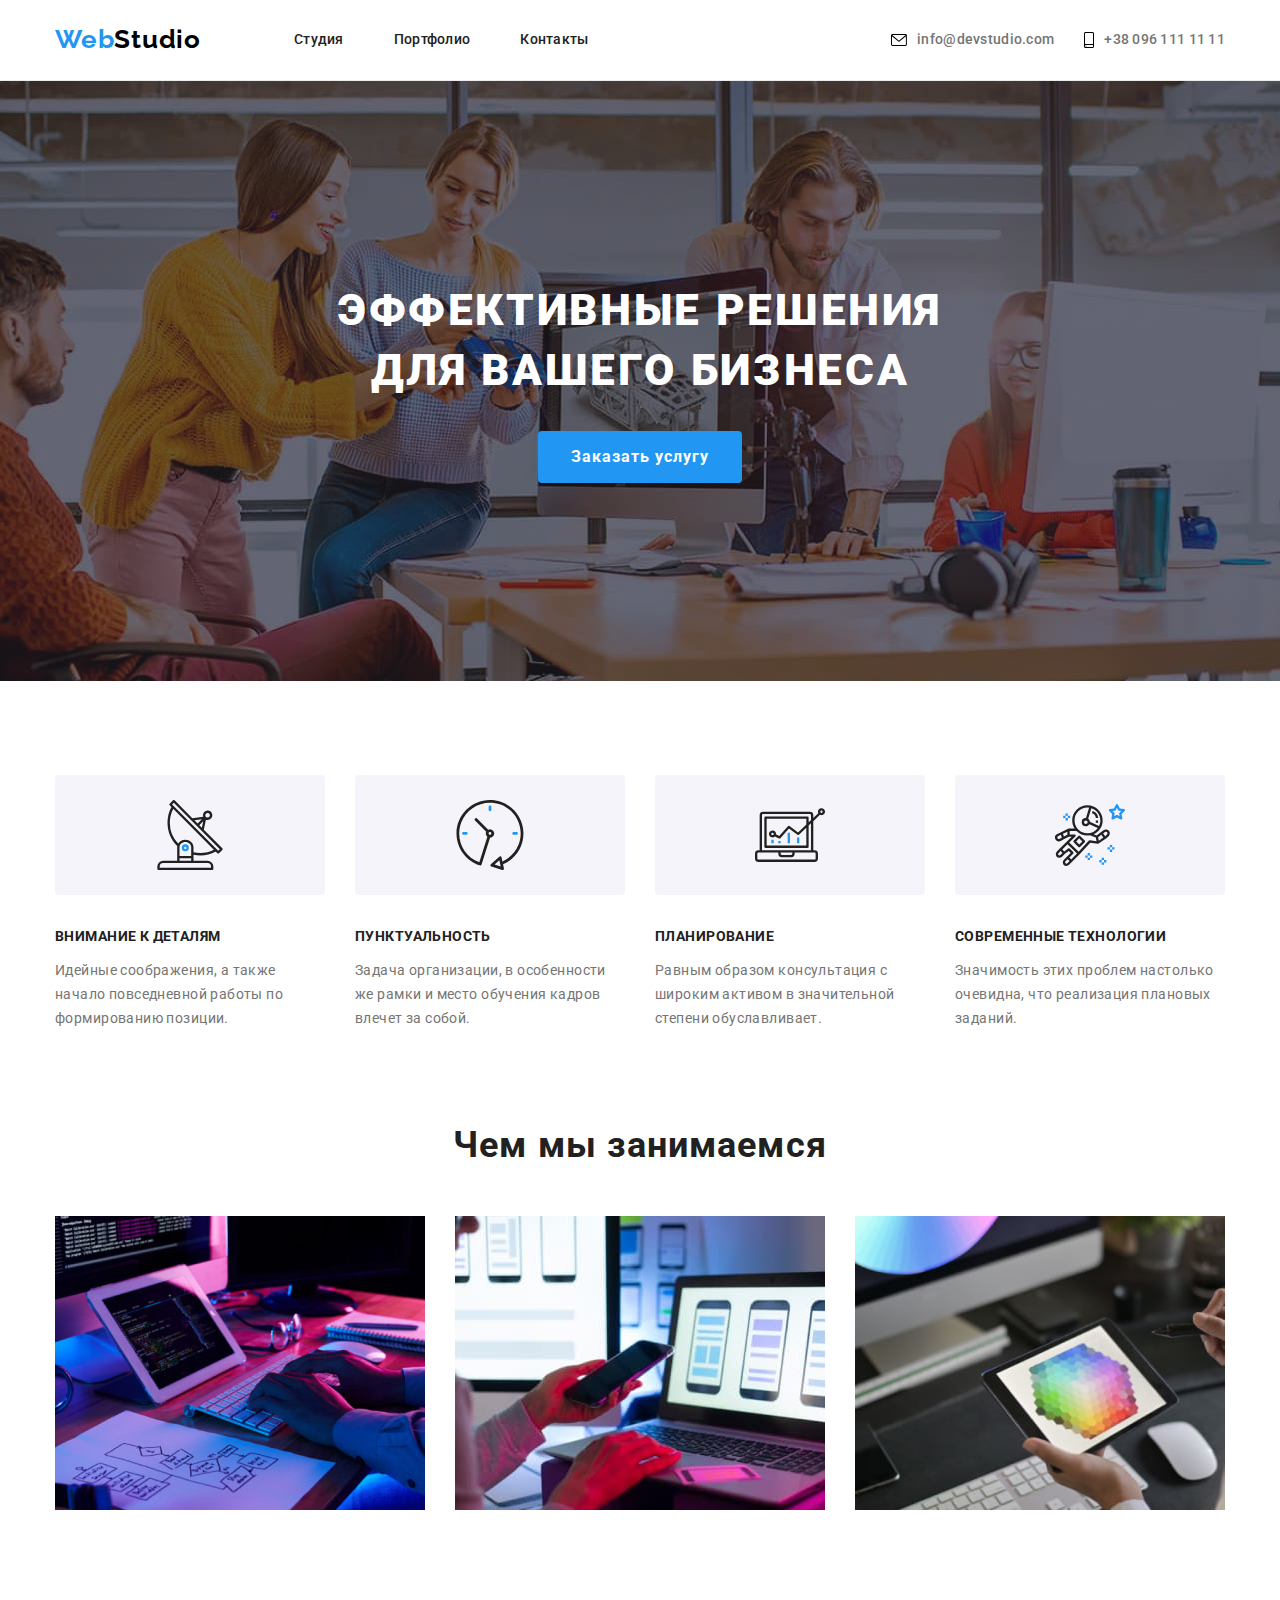
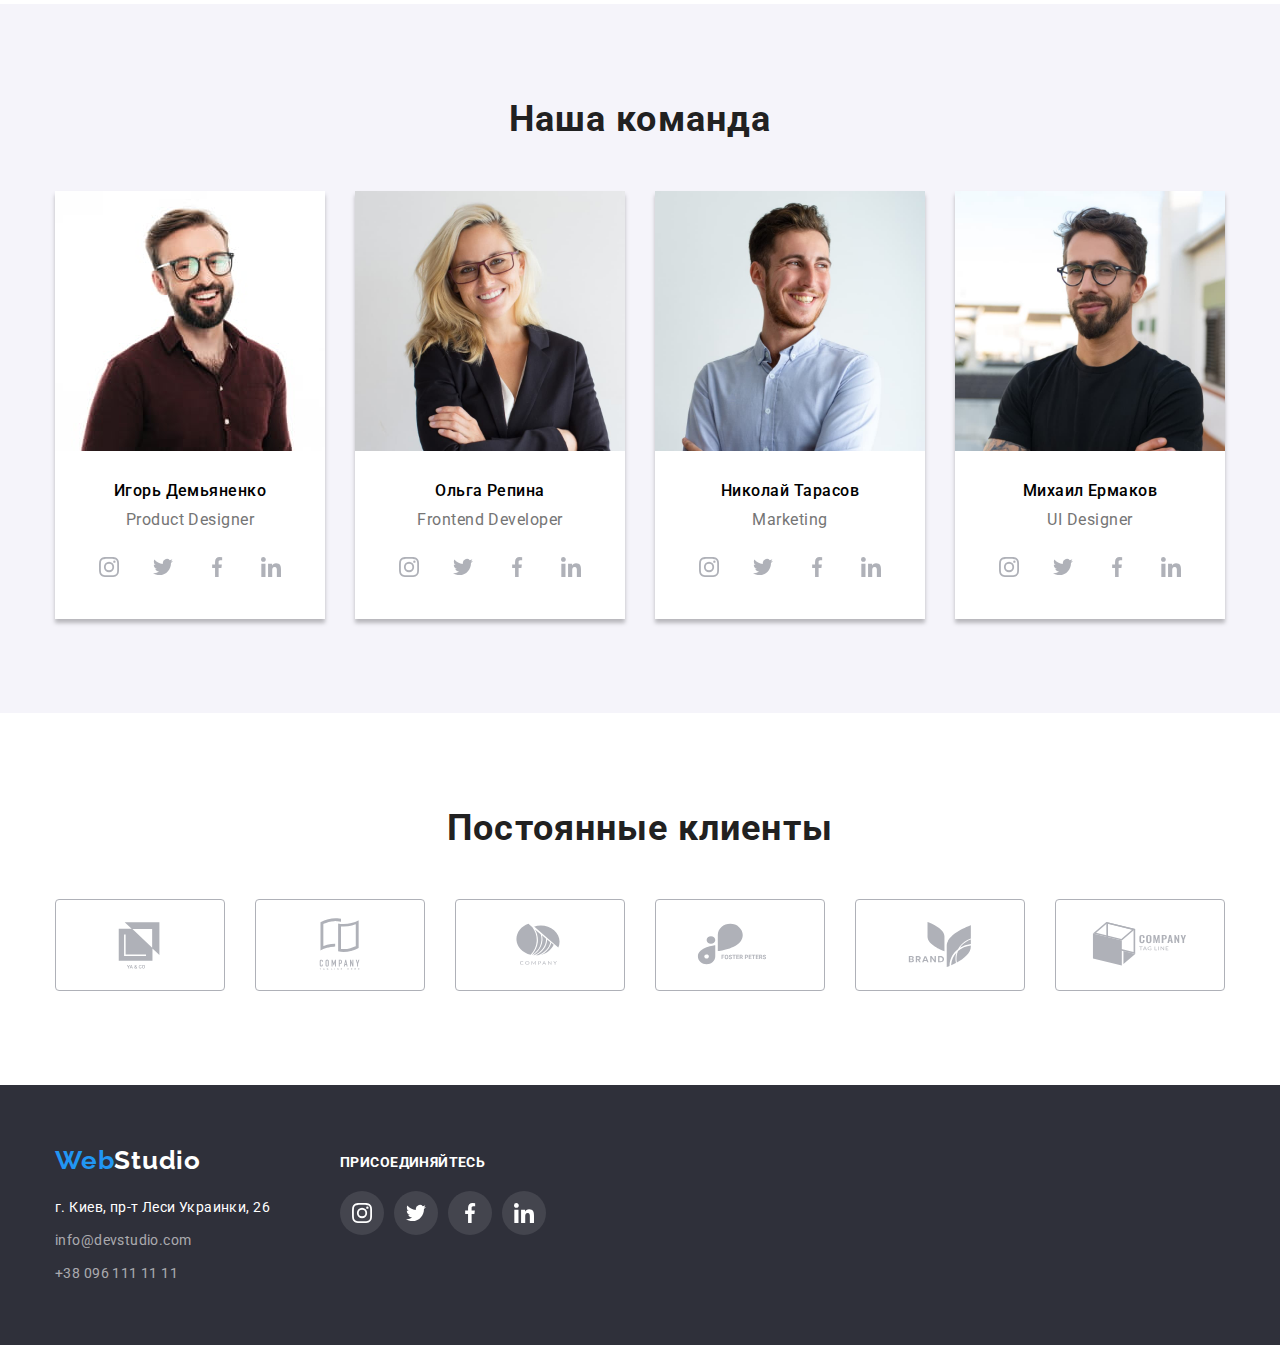
<file: index.html>
<!DOCTYPE html>
<html lang="ru">
  <head>
    <meta charset="UTF-8" />
    <meta http-equiv="X-UA-Compatible" content="IE=edge" />
    <meta name="viewport" content="width=device-width, initial-scale=1.0" />
    <title>Студия</title>
    <link rel="preconnect" href="https://fonts.gstatic.com" />
    <link
      rel="stylesheet"
      href="https://fonts.googleapis.com/css2?family=Raleway:wght@700&family=Roboto:wght@400;500;700;900&display=swap"
    />
    <link
      rel="stylesheet"
      href="https://cdnjs.cloudflare.com/ajax/libs/modern-normalize/1.0.0/modern-normalize.min.css"
    />
    <link rel="stylesheet" href="./css/styles.css" />
  </head>
  <body>
    <!-- Шапка сайта -->
    <header class="topline-border">
      <div class="container topline-nav">
        <nav class="site-nav topline-nav">
          <a href="./index.html" class="link logo top-logo"
            >Web<span class="black-part">Studio</span></a
          >
          <ul class="site-nav list">
            <li class="item">
              <a href="./index.html" class="link top-nav">Студия</a>
            </li>
            <li class="item">
              <a href="./portfolio.html" class="link top-nav">Портфолио</a>
            </li>
            <li class="item">
              <a href="" class="link top-nav">Контакты</a>
            </li>
          </ul>
        </nav>
        <ul class="list contact">
          <li class="item">
            <a href="mailto:info@devstudio.com" class="link top-nav contacts">
              <svg class="icon-mail">
                <use href="./images/icons.svg#envelope"></use>
              </svg>

              info@devstudio.com</a
            >
          </li>
          <li class="item">
            <a href="tel:+380961111111" class="link top-nav contacts">
              <svg class="icon-phone">
                <use href="./images/icons.svg#smartphone"></use>
              </svg>
              +38 096 111 11 11</a
            >
          </li>
        </ul>
      </div>
    </header>
    <!-- Main контент -->
    <main>
      <!-- Секция Герой  -->
      <section class="hero">
        <div class="hero-content">
          <h1 class="hero-title">Эффективные решения для вашего бизнеса</h1>
          <button type="button" class="hero-button">Заказать услугу</button>
        </div>
      </section>
      <!-- Секция Особенности -->
      <section class="section">
        <div class="container">
          <h2 class="title-invisible">Особенности</h2>
          <ul class="list features-list">
            <li class="features-item">
              <div class="features-thumb">
                <svg class="features-icons">
                  <use href="./images/icons.svg#antena"></use>
                </svg>
              </div>
              <h3 class="features-title">Внимание к деталям</h3>
              <p class="features-text">
                Идейные соображения, а также начало повседневной работы по
                формированию позиции.
              </p>
            </li>
            <li class="features-item">
              <div class="features-thumb">
                <svg class="features-icons">
                  <use href="./images/icons.svg#clock"></use>
                </svg>
              </div>
              <h3 class="features-title">Пунктуальность</h3>
              <p class="features-text">
                Задача организации, в особенности же рамки и место обучения
                кадров влечет за собой.
              </p>
            </li>
            <li class="features-item">
              <div class="features-thumb">
                <svg class="features-icons">
                  <use href="./images/icons.svg#diagram"></use>
                </svg>
              </div>
              <h3 class="features-title">Планирование</h3>
              <p class="features-text">
                Равным образом консультация с широким активом в значительной
                степени обуславливает.
              </p>
            </li>
            <li class="features-item">
              <div class="features-thumb">
                <svg class="features-icons">
                  <use href="./images/icons.svg#astronaut"></use>
                </svg>
              </div>
              <h3 class="features-title">Современные технологии</h3>
              <p class="features-text">
                Значимость этих проблем настолько очевидна, что реализация
                плановых заданий.
              </p>
            </li>
          </ul>
        </div>
      </section>
      <!-- Секция Чем мы занимаемся -->
      <section class="section work">
        <div class="container">
          <h2 class="work-title">Чем мы занимаемся</h2>
          <ul class="list work-list">
            <li class="work-item">
              <a href="/">
                <img
                  src="./images/pc.jpg"
                  class="work-image"
                  width="370"
                  alt="Работа на ПК"
                />
              </a>
            </li>
            <li class="work-item">
              <a href="/">
                <img
                  src="./images/laptop.jpg"
                  class="work-image"
                  width="370"
                  alt="Работа на ЛапТопе"
                />
              </a>
            </li>
            <li class="work-item">
              <a href="/">
                <img
                  src="./images/tablet.jpg"
                  class="work-image"
                  width="370"
                  alt="Работа на Планшете"
                />
              </a>
            </li>
          </ul>
        </div>
      </section>
      <!-- Секция Наша команда -->
      <section class="section team">
        <div class="container">
          <h2 class="team-title">Наша команда</h2>
          <ul class="list team-list">
            <li class="team-item">
              <img
                class="team-photo"
                src="./images/igor.jpg"
                width="270"
                alt="Игорь Демьяненко"
              />
              <div class="team-description">
                <h3 class="team-name">Игорь Демьяненко</h3>
                <p class="team-position">Product Designer</p>
                <div class="social">
                  <ul class="list socialnet-list">
                    <li class="social-item">
                      <a href="" class="icon-social">
                        <svg class="icon-insta">
                          <use href="./images/icons.svg#instagram"></use>
                        </svg>
                      </a>
                    </li>
                    <li class="social-item">
                      <a href="" class="icon-social">
                        <svg class="icon-twitt">
                          <use href="./images/icons.svg#twitter"></use>
                        </svg>
                      </a>
                    </li>
                    <li class="social-item">
                      <a href="" class="icon-social">
                        <svg class="icon-fb">
                          <use href="./images/icons.svg#facebook"></use>
                        </svg>
                      </a>
                    </li>
                    <li class="social-item">
                      <a href="" class="icon-social">
                        <svg class="icon-ln">
                          <use href="./images/icons.svg#linkedin"></use>
                        </svg>
                      </a>
                    </li>
                  </ul>
                </div>
              </div>
            </li>
            <li class="team-item">
              <img
                class="team-photo"
                src="./images/olga.jpg"
                width="270"
                alt="Ольга Репина"
              />
              <div class="team-description">
                <h3 class="team-name">Ольга Репина</h3>
                <p class="team-position">Frontend Developer</p>
                <div class="social">
                  <ul class="list socialnet-list">
                    <li class="social-item">
                      <a href="" class="icon-social">
                        <svg class="icon-insta">
                          <use href="./images/icons.svg#instagram"></use>
                        </svg>
                      </a>
                    </li>
                    <li class="social-item">
                      <a href="" class="icon-social">
                        <svg class="icon-twitt">
                          <use href="./images/icons.svg#twitter"></use>
                        </svg>
                      </a>
                    </li>
                    <li class="social-item">
                      <a href="" class="icon-social">
                        <svg class="icon-fb">
                          <use href="./images/icons.svg#facebook"></use>
                        </svg>
                      </a>
                    </li>
                    <li class="social-item">
                      <a href="" class="icon-social">
                        <svg class="icon-ln">
                          <use href="./images/icons.svg#linkedin"></use>
                        </svg>
                      </a>
                    </li>
                  </ul>
                </div>
              </div>
            </li>
            <li class="team-item">
              <img
                class="team-photo"
                src="./images/nike.jpg"
                width="270"
                alt="Николай Тарасов"
              />
              <div class="team-description">
                <h3 class="team-name">Николай Тарасов</h3>
                <p class="team-position">Marketing</p>
                <div class="social">
                  <ul class="list socialnet-list">
                    <li class="social-item">
                      <a href="" class="icon-social">
                        <svg class="icon-insta">
                          <use href="./images/icons.svg#instagram"></use>
                        </svg>
                      </a>
                    </li>
                    <li class="social-item">
                      <a href="" class="icon-social">
                        <svg class="icon-twitt">
                          <use href="./images/icons.svg#twitter"></use>
                        </svg>
                      </a>
                    </li>
                    <li class="social-item">
                      <a href="" class="icon-social">
                        <svg class="icon-fb">
                          <use href="./images/icons.svg#facebook"></use>
                        </svg>
                      </a>
                    </li>
                    <li class="social-item">
                      <a href="" class="icon-social">
                        <svg class="icon-ln">
                          <use href="./images/icons.svg#linkedin"></use>
                        </svg>
                      </a>
                    </li>
                  </ul>
                </div>
              </div>
            </li>
            <li class="team-item">
              <img
                class="team-photo"
                src="./images/mike.jpg"
                width="270"
                alt="Михаил Ермаков"
              />
              <div class="team-description">
                <h3 class="team-name">Михаил Ермаков</h3>
                <p class="team-position">UI Designer</p>

                <div class="social">
                  <ul class="list socialnet-list">
                    <li class="social-item">
                      <a href="" class="icon-social">
                        <svg class="icon-insta">
                          <use href="./images/icons.svg#instagram"></use>
                        </svg>
                      </a>
                    </li>
                    <li class="social-item">
                      <a href="" class="icon-social">
                        <svg class="icon-twitt">
                          <use href="./images/icons.svg#twitter"></use>
                        </svg>
                      </a>
                    </li>
                    <li class="social-item">
                      <a href="" class="icon-social">
                        <svg class="icon-fb">
                          <use href="./images/icons.svg#facebook"></use>
                        </svg>
                      </a>
                    </li>
                    <li class="social-item">
                      <a href="" class="icon-social">
                        <svg class="icon-ln">
                          <use href="./images/icons.svg#linkedin"></use>
                        </svg>
                      </a>
                    </li>
                  </ul>
                </div>
              </div>
            </li>
          </ul>
        </div>
      </section>
      <!-- Секция клиенты -->
      <section class="section">
        <div class="container">
          <h2 class="clients-title">Постоянные клиенты</h2>
          <div class="clients">
            <ul class="list clients-list">
              <li class="clients-item">
                <a href="" class="clients-thumb">
                  <svg class="clients-logo">
                    <use href="./images/icons.svg#ya-go"></use>
                  </svg>
                </a>
              </li>
              <li class="clients-item">
                <a href="" class="clients-thumb">
                  <svg class="clients-logo">
                    <use href="./images/icons.svg#company"></use>
                  </svg>
                </a>
              </li>
              <li class="clients-item">
                <a href="" class="clients-thumb">
                  <svg class="clients-logo">
                    <use href="./images/icons.svg#company-elipse"></use>
                  </svg>
                </a>
              </li>
              <li class="clients-item">
                <a href="" class="clients-thumb">
                  <svg class="clients-logo">
                    <use href="./images/icons.svg#foster-peters"></use>
                  </svg>
                </a>
              </li>
              <li class="clients-item">
                <a href="" class="clients-thumb">
                  <svg class="clients-logo">
                    <use href="./images/icons.svg#brand"></use>
                  </svg>
                </a>
              </li>
              <li class="clients-item">
                <a href="" class="clients-thumb">
                  <svg class="clients-logo">
                    <use href="./images/icons.svg#company-cube"></use>
                  </svg>
                </a>
              </li>
            </ul>
          </div>
        </div>
      </section>
    </main>
    <!-- Футер сайта -->
    <footer class="footer">
      <div class="container footer-content">
        <div class="footer-adress-blok">
          <div class="footer-logo">
            <a href="./index.html" class="link logo"
              >Web<span class="white-part">Studio</span></a
            >
          </div>
          <address class="footer-adress">
            <div>г. Киев, пр-т Леси Украинки, 26</div>
            <div class="footer-mail">
              <a href="mailto:info@devstudio.com" class="link footer-link"
                >info@devstudio.com</a
              >
            </div>
            <a href="tel:+380961111111" class="link footer-link"
              >+38 096 111 11 11</a
            >
          </address>
        </div>
        <div>
          <p class="footer-title-join">присоединяйтесь</p>
          <div class="footer-social">
            <ul class="list footer-socialnet-list">
              <div>
                <ul class="list socialnet-list">
                  <li class="footer-social-item">
                    <a href="" class="footer-icon-social">
                      <svg class="icon-insta">
                        <use href="./images/icons.svg#instagram"></use>
                      </svg>
                    </a>
                  </li>
                  <li class="footer-social-item">
                    <a href="" class="footer-icon-social">
                      <svg class="icon-twitt">
                        <use href="./images/icons.svg#twitter"></use>
                      </svg>
                    </a>
                  </li>
                  <li class="footer-social-item">
                    <a href="" class="footer-icon-social">
                      <svg class="icon-fb">
                        <use href="./images/icons.svg#facebook"></use>
                      </svg>
                    </a>
                  </li>
                  <li class="footer-social-item">
                    <a href="" class="footer-icon-social">
                      <svg class="icon-ln">
                        <use href="./images/icons.svg#linkedin"></use>
                      </svg>
                    </a>
                  </li>
                </ul>
              </div>
            </ul>
          </div>
        </div>
      </div>
    </footer>
  </body>
</html>
</file>
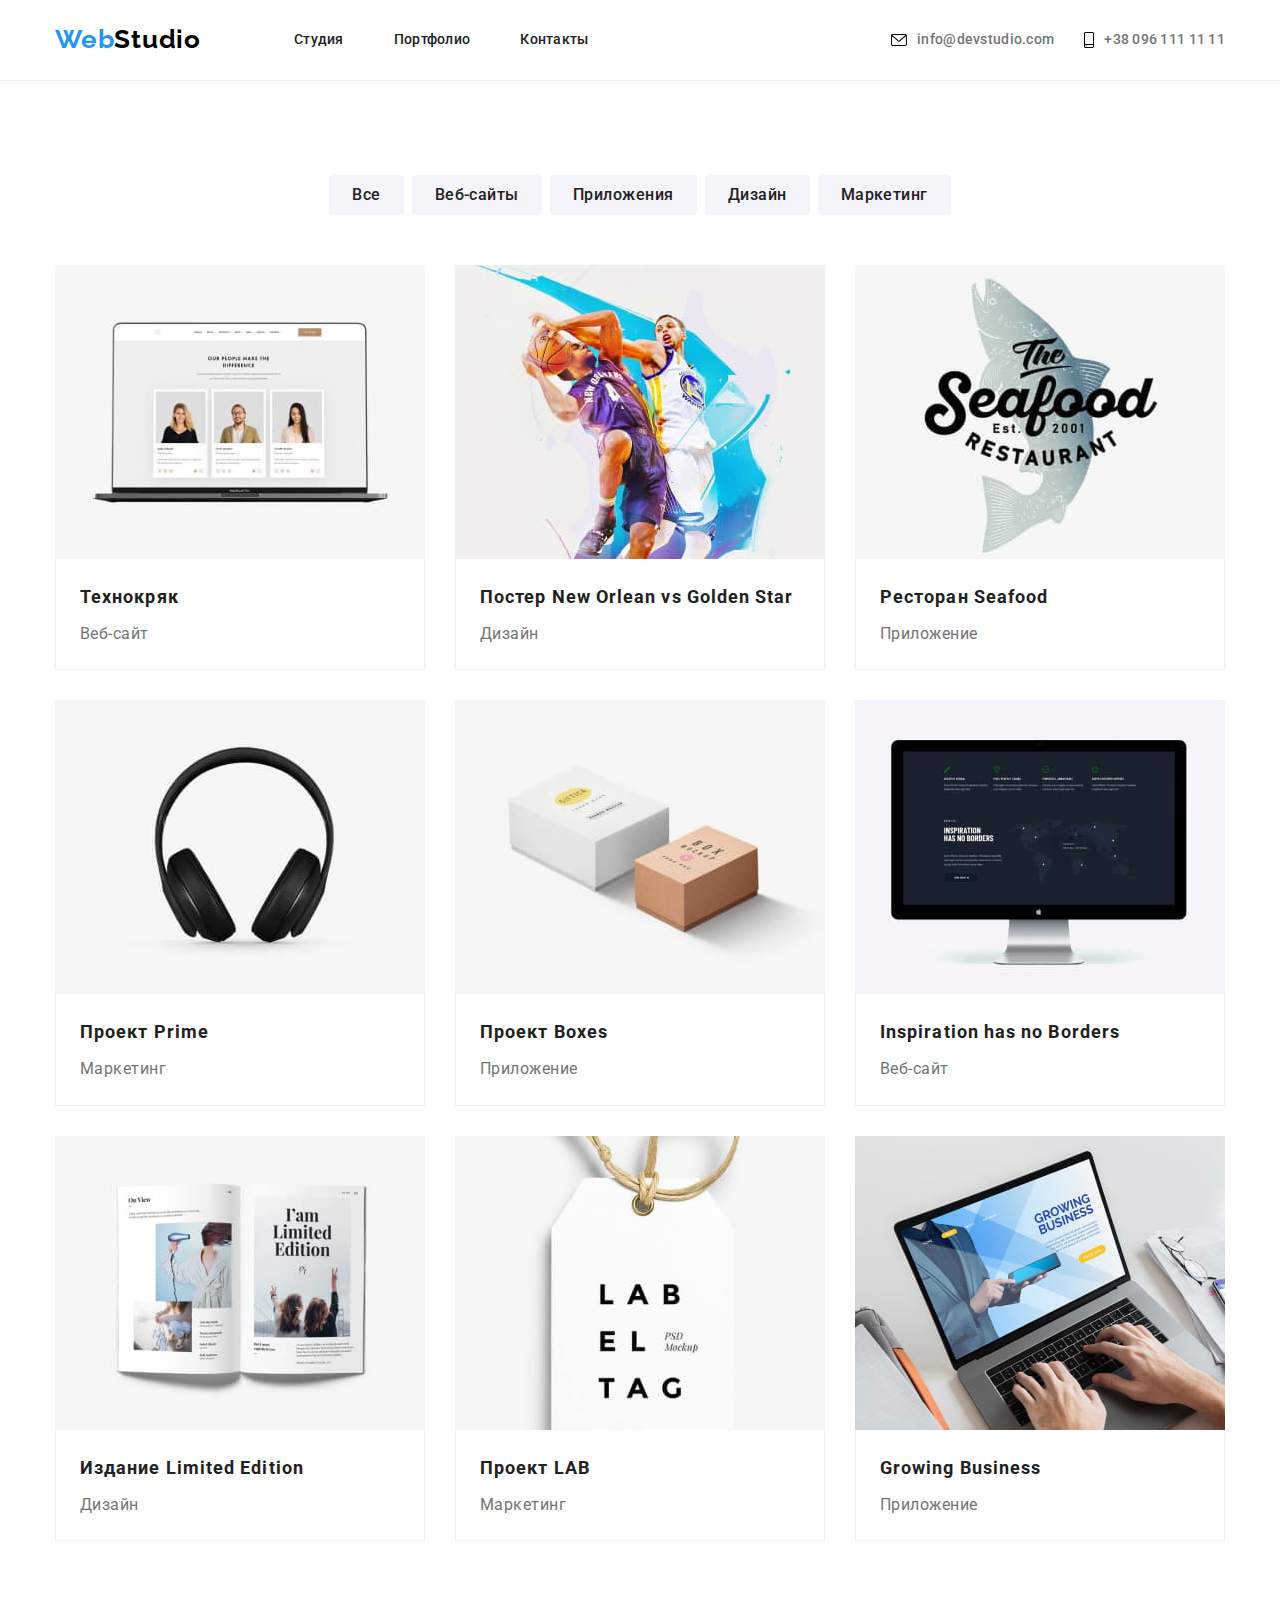
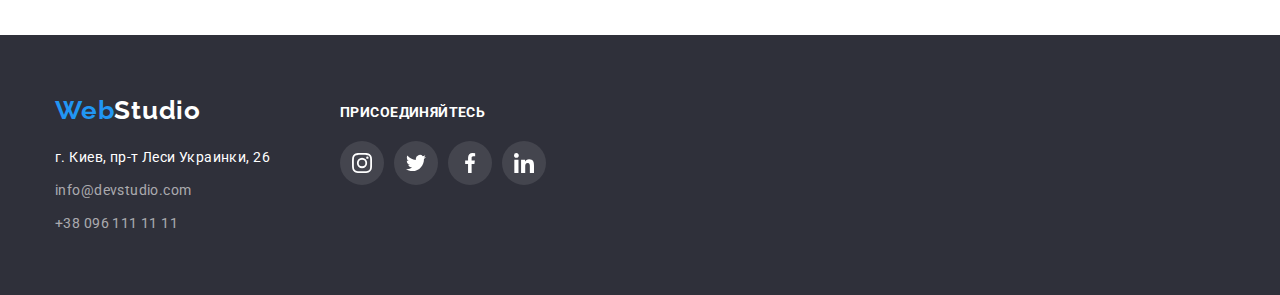
<file: portfolio.html>
<!DOCTYPE html>
<html lang="ru">
  <head>
    <meta charset="UTF-8" />
    <meta http-equiv="X-UA-Compatible" content="IE=edge" />
    <meta name="viewport" content="width=device-width, initial-scale=1.0" />
    <title>Порфолио</title>
    <link
      rel="stylesheet"
      href="https://fonts.googleapis.com/css2?family=Raleway:wght@700&family=Roboto:wght@400;500;700;900&display=swap"
    />
    <link
      rel="stylesheet"
      href="https://cdnjs.cloudflare.com/ajax/libs/modern-normalize/1.0.0/modern-normalize.min.css"
    />
    <link rel="stylesheet" href="./css/styles.css" />
  </head>
  <body>
    <!-- Шапка сайта -->
    <header class="topline-border">
      <div class="container topline-nav">
        <nav class="site-nav topline-nav">
          <a href="./index.html" class="link logo top-logo"
            >Web<span class="black-part">Studio</span></a
          >
          <ul class="site-nav list">
            <li class="item">
              <a href="./index.html" class="link top-nav">Студия</a>
            </li>
            <li class="item">
              <a href="./portfolio.html" class="link top-nav">Портфолио</a>
            </li>
            <li class="item">
              <a href="" class="link top-nav">Контакты</a>
            </li>
          </ul>
        </nav>
        <ul class="list contact">
          <li class="item">
            <a href="mailto:info@devstudio.com" class="link top-nav contacts">
              <svg class="icon-mail">
                <use href="./images/icons.svg#envelope"></use>
              </svg>

              info@devstudio.com</a
            >
          </li>
          <li class="item">
            <a href="tel:+380961111111" class="link top-nav contacts">
              <svg class="icon-phone">
                <use href="./images/icons.svg#smartphone"></use>
              </svg>
              +38 096 111 11 11</a
            >
          </li>
        </ul>
      </div>
    </header>
    <!-- Main контент -->
    <main>
      <!-- Секция портфолио -->
      <section class="section">
        <div class="container">
          <div class="portfolio-filter">
            <h1 class="title-invisible">Портфолио</h1>
            <ul class="list button-list">
              <li class="button-item">
                <button type="button" class="portfolio-button">Все</button>
              </li>
              <li class="button-item">
                <button type="button" class="portfolio-button">
                  Веб-сайты
                </button>
              </li>
              <li class="button-item">
                <button type="button" class="portfolio-button">
                  Приложения
                </button>
              </li>
              <li class="button-item">
                <button type="button" class="portfolio-button">Дизайн</button>
              </li>
              <li class="button-item">
                <button type="button" class="portfolio-button">
                  Маркетинг
                </button>
              </li>
            </ul>
          </div>
          <div class="portfolio-galery">
            <ul class="list portfolio-list">
              <li class="portfolio-item">
                <a href="" class="porfolio-link">
                  <img
                    src="./images/technocrack.jpg"
                    class="portfolio-thumb"
                    alt="Технокряк"
                  />
                  <div class="card-border">
                    <h2 class="portfolio-title">Технокряк</h2>
                    <p class="portfolio-discription">Веб-сайт</p>
                  </div>
                </a>
              </li>
              <li class="portfolio-item">
                <a href="" class="porfolio-link">
                  <img
                    src="./images/neworlean.jpg"
                    class="portfolio-thumb"
                    alt="Постер New Orlean vs Golden Star"
                  />
                  <div class="card-border">
                    <h2 class="portfolio-title">
                      Постер New Orlean vs Golden Star
                    </h2>
                    <p class="portfolio-discription">Дизайн</p>
                  </div>
                </a>
              </li>
              <li class="portfolio-item">
                <a href="" class="porfolio-link">
                  <img
                    src="./images/seafood.jpg"
                    class="portfolio-thumb"
                    alt="Ресторан Seafood"
                  />
                  <div class="card-border">
                    <h2 class="portfolio-title">Ресторан Seafood</h2>
                    <p class="portfolio-discription">Приложение</p>
                  </div>
                </a>
              </li>
              <li class="portfolio-item">
                <a href="" class="porfolio-link">
                  <img
                    src="./images/prime.jpg"
                    class="portfolio-thumb"
                    alt="Проект Prime"
                  />
                  <div class="card-border">
                    <h2 class="portfolio-title">Проект Prime</h2>
                    <p class="portfolio-discription">Маркетинг</p>
                  </div>
                </a>
              </li>
              <li class="portfolio-item">
                <a href="" class="porfolio-link">
                  <img
                    src="./images/boxes.jpg"
                    class="portfolio-thumb"
                    alt="Проект Boxes"
                  />
                  <div class="card-border">
                    <h2 class="portfolio-title">Проект Boxes</h2>
                    <p class="portfolio-discription">Приложение</p>
                  </div>
                </a>
              </li>
              <li class="portfolio-item">
                <a href="" class="porfolio-link">
                  <img
                    src="./images/inspiration.jpg"
                    class="portfolio-thumb"
                    alt="Inspiration has no Borders"
                  />
                  <div class="card-border">
                    <h2 class="portfolio-title">Inspiration has no Borders</h2>
                    <p class="portfolio-discription">Веб-сайт</p>
                  </div>
                </a>
              </li>
              <li class="portfolio-item">
                <a href="" class="porfolio-link">
                  <img
                    src="./images/limitededition.jpg"
                    class="portfolio-thumb"
                    alt="Издание Limited Edition"
                  />
                  <div class="card-border">
                    <h2 class="portfolio-title">Издание Limited Edition</h2>
                    <p class="portfolio-discription">Дизайн</p>
                  </div>
                </a>
              </li>
              <li class="portfolio-item">
                <a href="" class="porfolio-link">
                  <img
                    src="./images/lab.jpg"
                    class="portfolio-thumb"
                    alt="Проект LAB"
                  />
                  <div class="card-border">
                    <h2 class="portfolio-title">Проект LAB</h2>
                    <p class="portfolio-discription">Маркетинг</p>
                  </div>
                </a>
              </li>
              <li class="portfolio-item">
                <a href="" class="porfolio-link">
                  <img
                    src="./images/growingbusiness.jpg"
                    class="portfolio-thumb"
                    alt="Growing Business"
                  />
                  <div class="card-border">
                    <h2 class="portfolio-title">Growing Business</h2>
                    <p class="portfolio-discription">Приложение</p>
                  </div>
                </a>
              </li>
            </ul>
          </div>
        </div>
      </section>
    </main>
    <!-- Футер сайта -->
    <footer class="footer">
      <div class="container footer-content">
        <div class="footer-adress-blok">
          <div class="footer-logo">
            <a href="./index.html" class="link logo"
              >Web<span class="white-part">Studio</span></a
            >
          </div>
          <address class="footer-adress">
            <div>г. Киев, пр-т Леси Украинки, 26</div>
            <div class="footer-mail">
              <a href="mailto:info@devstudio.com" class="link footer-link"
                >info@devstudio.com</a
              >
            </div>
            <a href="tel:+380961111111" class="link footer-link"
              >+38 096 111 11 11</a
            >
          </address>
        </div>
        <div>
          <p class="footer-title-join">присоединяйтесь</p>
          <div class="footer-social">
            <ul class="list footer-socialnet-list">
              <div>
                <ul class="list socialnet-list">
                  <li class="footer-social-item">
                    <a href="" class="footer-icon-social">
                      <svg class="icon-insta">
                        <use href="./images/icons.svg#instagram"></use>
                      </svg>
                    </a>
                  </li>
                  <li class="footer-social-item">
                    <a href="" class="footer-icon-social">
                      <svg class="icon-twitt">
                        <use href="./images/icons.svg#twitter"></use>
                      </svg>
                    </a>
                  </li>
                  <li class="footer-social-item">
                    <a href="" class="footer-icon-social">
                      <svg class="icon-fb">
                        <use href="./images/icons.svg#facebook"></use>
                      </svg>
                    </a>
                  </li>
                  <li class="footer-social-item">
                    <a href="" class="footer-icon-social">
                      <svg class="icon-ln">
                        <use href="./images/icons.svg#linkedin"></use>
                      </svg>
                    </a>
                  </li>
                </ul>
              </div>
            </ul>
          </div>
        </div>
      </div>
    </footer>
  </body>
</html>
</file>
<file: css/styles.css>
/* Палитра основных цветов сайта */
/* Первичный цвет текста #757575 */
/* Вторичный цвет текста #212121 */
/* Акцент текста  #2196F3; */
/* Фон страницы #FFFFFF; */
/* Фон за пределами страницы #e5e5e5; */
/* Вторичный фон секции #F5F4FA; */
/* Фон футера 2F303A */

:root {
  --galery-gap: 30px;
  --primary-text-color: #757575;
  --alt-text-color: #212121;
  --accent-text-color: #2196f3;
  --body-bgc: #ffffff;
  --body-out-bgc: #e5e5e5;
  --alt-section-bgc: #f5f4fa;
  --footer-bgc: #2f303a;
}

/* Общие стили */
body {
  font-family: Roboto, Arial, Helvetica, sans-serif;
  background-color: var(--body-bgc);
  color: var(--primary-text-color);
}
.container {
  width: 1200px;
  padding-left: 15px;
  padding-right: 15px;
  margin-left: auto;
  margin-right: auto;
  /* outline: 1px solid red; */
}

.section {
  padding: 94px 0;
  /* outline: 1px solid red; */
}
.link {
  color: var(--alt-text-color);
  text-decoration: none;
}
.logo {
  font-family: Raleway;
  font-style: normal;
  font-weight: bold;
  font-size: 26px;
  line-height: 1.2;
  letter-spacing: 0.03em;
  color: var(--accent-text-color);
}
.top-logo {
  padding: 24px 0 25px;
}
.logo .black-part {
  color: #000000;
}
.logo .white-part {
  color: #ffffff;
}
.list {
  list-style: none;
  padding: 0;
  margin: 0;
}

/* Стили шапки сайта */

.topline-border {
  border-bottom: 1px solid #ececec;
}

.topline-nav {
  display: flex;
  justify-content: flex-start;
  align-items: center;
}

.site-nav .list {
  display: flex;
}
.site-nav.list > .item:not(:last-child) {
  margin-right: 50px;
}
.site-nav.list > .item:first-child {
  margin-left: 93px;
}

.link.top-nav {
  padding-top: 32px;
  padding-bottom: 32px;
  font-weight: 500;
  font-size: 14px;
  line-height: 1.14;
  letter-spacing: 0.02em;
}

.contact {
  display: flex;
}
.list.contact {
  margin-left: auto;
  align-items: center;
}

.list.contact .item + .item {
  margin-left: 30px;
}

.contacts {
  display: flex;
  align-items: center;
  color: var(--primary-text-color);
}

.site-nav .link:hover,
.site-nav .link:focus {
  color: var(--accent-text-color);
}
.contacts:hover,
.contacts:focus {
  color: var(--accent-text-color);
  fill: var(--accent-text-color);
}

.item {
  display: flex;
}

.icon-mail {
  display: inline-flex;
  align-items: center;
  width: 16px;
  height: 12px;
  margin-right: 10px;
}

.icon-phone {
  display: inline-flex;
  align-items: center;
  width: 10px;
  height: 16px;
  margin-right: 10px;
}
/* Стили секции герой */

.hero {
  max-width: 1600px;
  height: 600px;
  margin: auto;
  background-image: linear-gradient(
      rgba(47, 48, 58, 0.4),
      rgba(47, 48, 58, 0.4)
    ),
    url('../images/bghero.jpg');
  background-repeat: no-repeat;
  background-position: center;
  background-size: cover;
  background-color: var(--footer-bgc);
}
.hero-content {
  width: 696px;
  margin: 0 auto;
  padding: 200px 0;
  text-align: center;
}
.hero-title {
  padding: 0;
  margin: 0 0 30px 0;
  text-transform: uppercase;
  font-size: 44px;
  font-weight: 900;
  line-height: 1.36;
  letter-spacing: 0.06em;
  color: #ffffff;
}
.hero-button {
  display: inline-block;
  min-width: 200px;
  padding: 10px 32px;
  border-radius: 4px;
  border: 1px solid transparent;
  background-color: var(--accent-text-color);
  font-family: Roboto;
  font-size: 16px;
  font-weight: 700;
  line-height: 1.88;
  letter-spacing: 0.06em;
  text-align: center;
  color: #ffffff;
  cursor: pointer;
}
.hero-button:focus,
.hero-button:hover {
  /* background-color: #ffffff; */
  /* color: var(--accent-text-color); */
}

/* Стили секции features */

.title-invisible {
  display: none;
}

.features-list {
  display: flex;
  flex-wrap: wrap;
  margin-left: calc(-1 * var(--galery-gap));
  margin-top: calc(-1 * var(--galery-gap));
}
.features-item {
  flex-basis: calc(100% / 4 - var(--galery-gap));
  margin-left: var(--galery-gap);
  margin-top: var(--galery-gap);
}

.features-thumb {
  display: flex;
  width: 270px;
  height: 120px;
  justify-content: center;
  align-items: center;
  /* padding: 25px 100px; */
  border-radius: 4px;
  background-color: var(--alt-section-bgc);
}
.features-icons {
  width: 70px;
  height: 70px;
}

.features-title {
  padding: 0;
  margin: 30px 0 10px 0;
  text-transform: uppercase;
  font-size: 14px;
  line-height: 1.7;
  letter-spacing: 0.03em;
  text-align: left;
  color: var(--alt-text-color);
}
.features-text {
  padding: 0;
  margin: 0;
  font-size: 14px;
  line-height: 1.7;
  letter-spacing: 0.03em;
  text-align: left;
}
/* Стили секции work */
.work {
  text-align: center;
  padding-top: 0px;
}

.work-list {
  display: flex;
  flex-wrap: wrap;
  margin-left: calc(-1 * var(--galery-gap));
  margin-top: calc(-1 * var(--galery-gap));
}
.work-item {
  flex-basis: calc(100% / 3 - var(--galery-gap));
  margin-left: var(--galery-gap);
  margin-top: var(--galery-gap);
}

.work-image {
  display: block;
  max-width: 100%;
}
.work-title {
  margin: 0 0 50px 0;
  font-size: 36px;
  font-weight: 700;
  line-height: 1.17;
  letter-spacing: 0.03em;
  text-align: center;
  color: var(--alt-text-color);
}
/* Стили секции team */
.team {
  background: var(--alt-section-bgc);
  text-align: center;
}

.team-list {
  display: flex;
  flex-wrap: wrap;
  margin-left: calc(-1 * var(--galery-gap));
  margin-top: calc(-1 * var(--galery-gap));
}
.team-item {
  flex-basis: calc(100% / 4 - var(--galery-gap));
  margin-left: var(--galery-gap);
  margin-top: var(--galery-gap);
  background-color: #ffffff;
  box-shadow: 0px 4px 4px rgba(0, 0, 0, 0.25);
}

.team-photo {
  display: block;
  margin: 0;
  max-width: 100%;
}
.team-description {
  padding: 30px 0;
}
.team-title {
  padding: 0;
  margin: 0 0 50px 0;
  font-size: 36px;
  font-weight: 700;
  line-height: 1.17;
  letter-spacing: 0.03em;
  text-align: center;
  color: var(--alt-text-color);
}
.team-name {
  padding: 0;
  margin: 0 0 10px 0;
  font-size: 16px;
  font-weight: 500;
  line-height: 1.19;
  letter-spacing: 0.03em;
  /* text-align: center; */
  color: #000000;
}
.team-position {
  margin: 0 0 16px 0;
  line-height: 1.19;
  letter-spacing: 0.03em;
}
.social {
  padding: 0 10px;
}

.socialnet-list {
  display: flex;
  justify-content: center;
}
.social-item {
  height: 44px;
  width: 44px;
  margin-right: 0px;
}
.social-item:not(:last-child) {
  margin-right: 10px;
}

.icon-insta,
.icon-twitt,
.icon-fb,
.icon-ln {
  width: 20px;
  height: 20px;
}

.icon-social,
.footer-icon-social {
  width: 44px;
  height: 44px;
  margin: auto;
  border: none;
  fill: #afb1b8;
  display: flex;
  justify-content: center;
  align-items: center;
}

.icon-social:hover,
.icon-social:focus {
  fill: #ffffff;
  border-radius: 50%;
  background-color: var(--accent-text-color);
}

/* Стили секции клиенты */

.clients-list {
  display: flex;
  justify-content: center;
}

.clients-item:not(:last-child) {
  margin-right: 30px;
}

.clients-title {
  padding: 0;
  margin: 0 0 50px 0;
  font-size: 36px;
  font-weight: 700;
  line-height: 1.17;
  letter-spacing: 0.03em;
  text-align: center;
  color: var(--alt-text-color);
}
.clients-thumb {
  display: flex;
  justify-content: center;
  align-items: center;
  min-width: 170px;
  height: 92px;
  border-radius: 4px;
  border: 1px solid #afb1b8;
  color: #afb1b8;
}

.clients-thumb:hover,
.clients-thumb:focus {
  border-color: var(--accent-text-color);
  color: var(--accent-text-color);
}

.clients-logo {
  fill: currentColor;
  width: 106px;
  height: 60px;
}

/* Стили секции footer*/
.footer {
  padding: 60px 0;
  background-color: var(--footer-bgc);
}

.footer-logo {
  margin-bottom: 20px;
}

.footer-adress {
  padding: 0px;
  font-style: normal;
  font-size: 14px;
  line-height: 1.7;
  letter-spacing: 0.03em;
  color: #ffffff;
}
.footer-link {
  display: block;
  color: rgba(255, 255, 255, 0.6);
}
.footer-mail {
  padding: 9px 0;
}
.footer-link:focus,
.footer-link:hover {
  color: var(--accent-text-color);
}

.footer-content {
  display: flex;
}

.footer-adress-blok {
  margin-right: 70px;
}

.footer-title-join {
  margin: 0 0 20px 0;
  padding-top: 10px;
  text-transform: uppercase;
  font-size: 14px;
  font-weight: 700;
  line-height: 1.14;
  letter-spacing: 0.03em;
  text-align: left;
  color: #ffffff;
}

.footer-social {
  padding: 0;
}

.footer-socialnet-list {
  display: flex;
  justify-content: center;
}
.footer-social-item {
  height: 44px;
  width: 44px;
  margin-right: 0px;
  background-position: center;
  background-repeat: no-repeat;
  background-color: rgba(255, 255, 255, 0.1);
  border-radius: 50%;
}
.footer-social-item:not(:last-child) {
  margin-right: 10px;
}
.footer-icon-social {
  fill: white;
}

.footer-icon-social:hover,
.footer-icon-social:focus {
  background-color: var(--accent-text-color);
  border-radius: 50%;
}
/* Классы страницы портфолио */

.portfolio-filter {
  text-align: center;
  padding: 0 0 0 0;
  margin: 0px 0 50px 0;
}
.button-list {
  display: flex;
  justify-content: center;
}
.button-item {
  margin-right: 8px;
}
.button-item:last-child {
  margin-right: 0;
}
.button-item:hover,
.button-item:focus {
  box-shadow: 0px 4px 4px rgba(0, 0, 0, 0.25);
}

.portfolio-list {
  display: flex;
  flex-wrap: wrap;
  margin-left: calc(-1 * var(--galery-gap));
  margin-top: calc(-1 * var(--galery-gap));
}
.portfolio-item {
  flex-basis: calc(100% / 3 - var(--galery-gap));
  margin-left: var(--galery-gap);
  margin-top: var(--galery-gap);
  /* width: calc ((100%-60px)/3); 
  margin-right: 30px;
  margin-bottom: 30px; */
}
/* .portfolio-item:nth-child(3n) {
  margin-right: 0;
}
.portfolio-item:nth-last-child(-n + 3) {
  margin-bottom: 0;
} */

.portfolio-item:hover,
.portfolio-item:focus {
  box-shadow: 0px 4px 4px rgba(0, 0, 0, 0.25);
}

.porfolio-link {
  text-decoration: none;
}

.portfolio-galery {
  text-align: left;
  margin: 0;
}

.portfolio-thumb {
  display: block;
  max-width: 100%;
  height: auto;
  /* margin-bottom: 20px; */
}
.card-border {
  padding: 20px 24px;
  border-width: 0px 1px 1px 1px;
  border-style: solid;
  border-color: #eeeeee;
}
.portfolio-title {
  padding: 0;
  margin: 0 0 4px 0;
  font-size: 18px;
  font-weight: 700;
  line-height: 2;
  letter-spacing: 0.06em;
  color: var(--alt-text-color);
}
.portfolio-discription {
  padding: 0;
  margin: 0;
  line-height: 1.9;
  letter-spacing: 0.03em;
  color: var(--primary-text-color);
}
.portfolio-button {
  display: inline-block;
  min-width: 73px;
  padding: 6px 22px;
  border-radius: 4px;
  border: 1px solid transparent;
  font-family: Roboto;
  font-size: 16px;
  font-weight: 500;
  line-height: 1.6;
  letter-spacing: 0.03em;
  text-align: center;
  cursor: pointer;
  background-color: #f5f4fa;
  color: var(--alt-text-color);
}

.portfolio-button:hover,
.portfolio-button:focus {
  background-color: var(--accent-text-color);
  color: rgba(255, 255, 255, 0.9);
}
</file>
